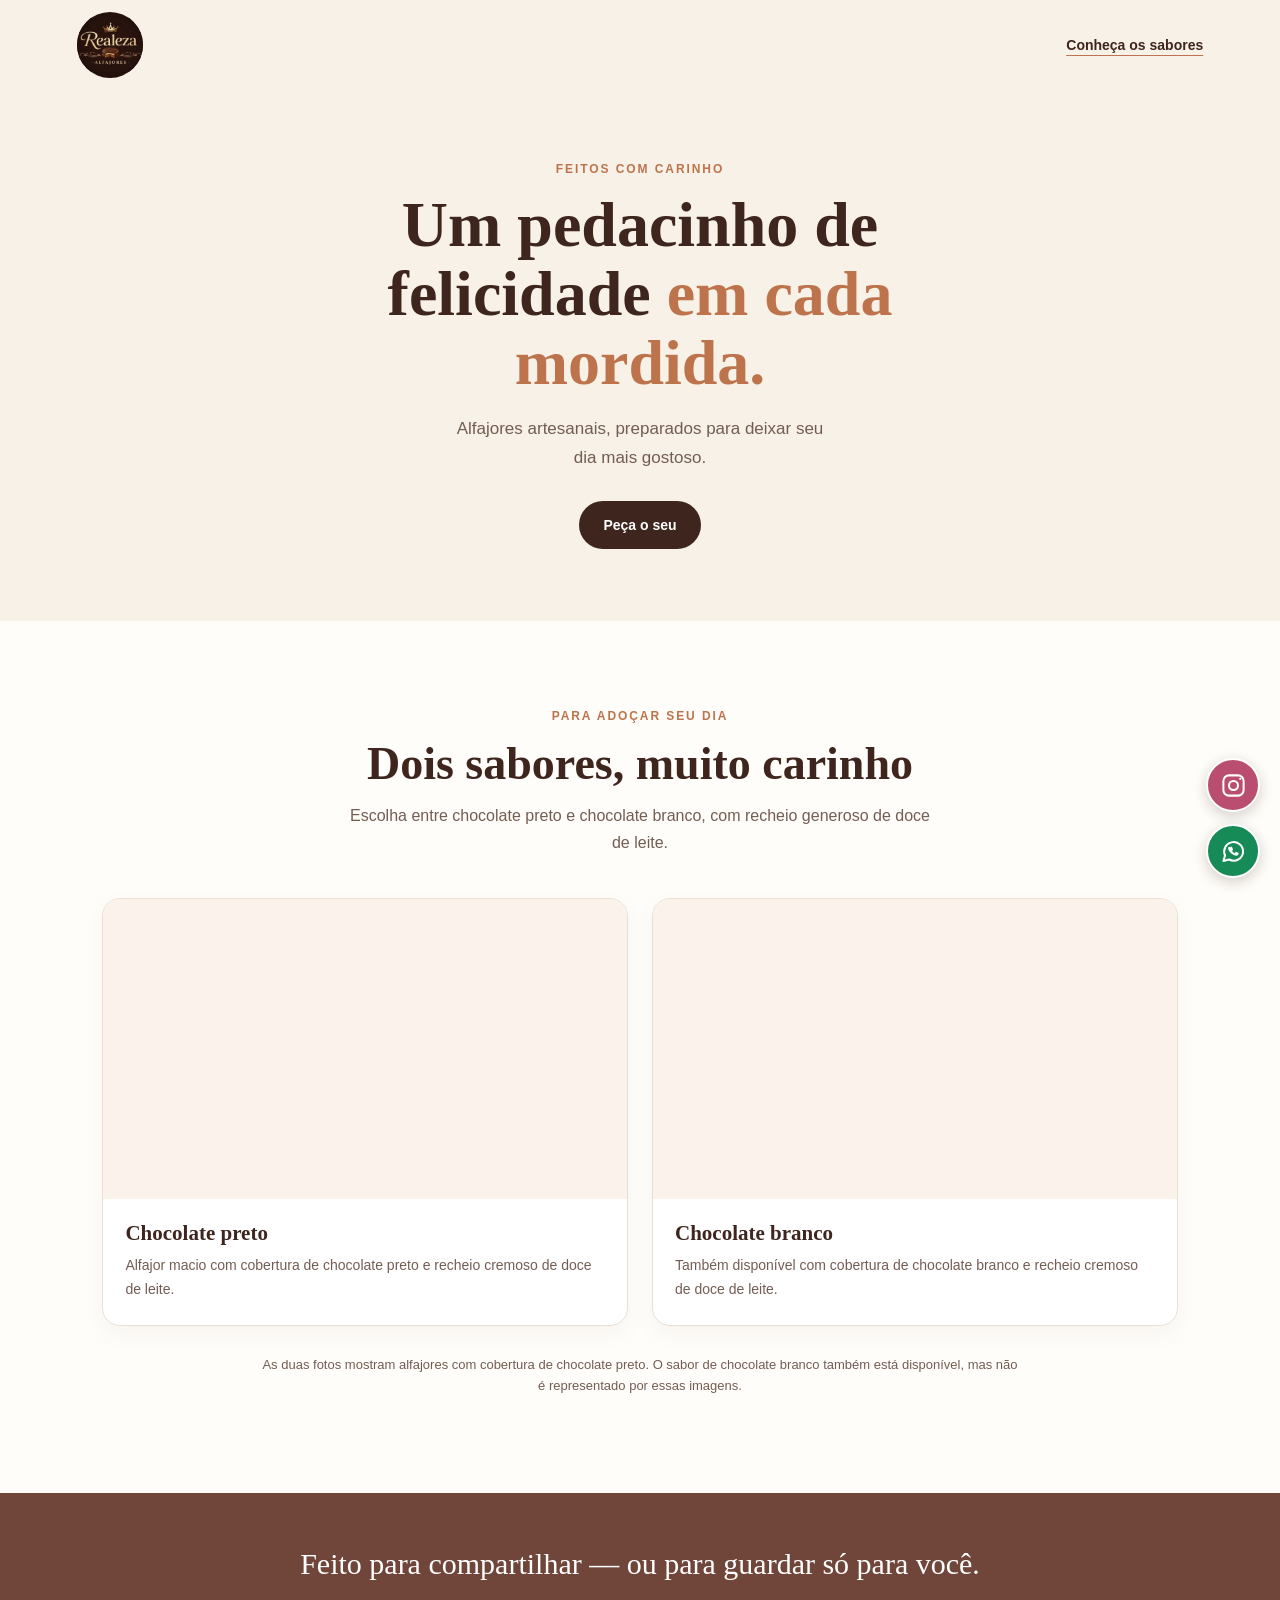
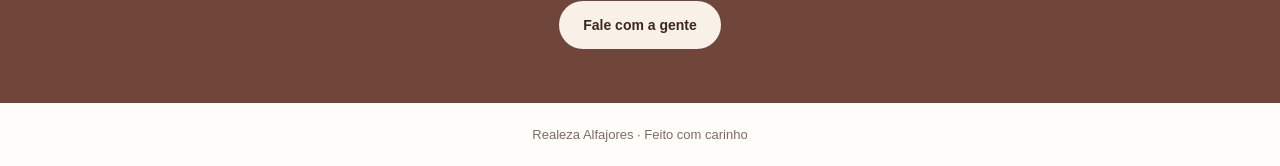
<file: index.html>
<!DOCTYPE html>
<html lang="pt-BR">
<head>
    <meta charset="UTF-8">
    <meta name="viewport" content="width=device-width, initial-scale=1.0">
    <meta http-equiv="refresh" content="0; url=./algo/algo.html">
    <title>Realeza Alfajores</title>
</head>
<body>
    <p><a href="./algo/algo.html">Acesse o site da Realeza Alfajores</a></p>
</body>
</html>
</file>
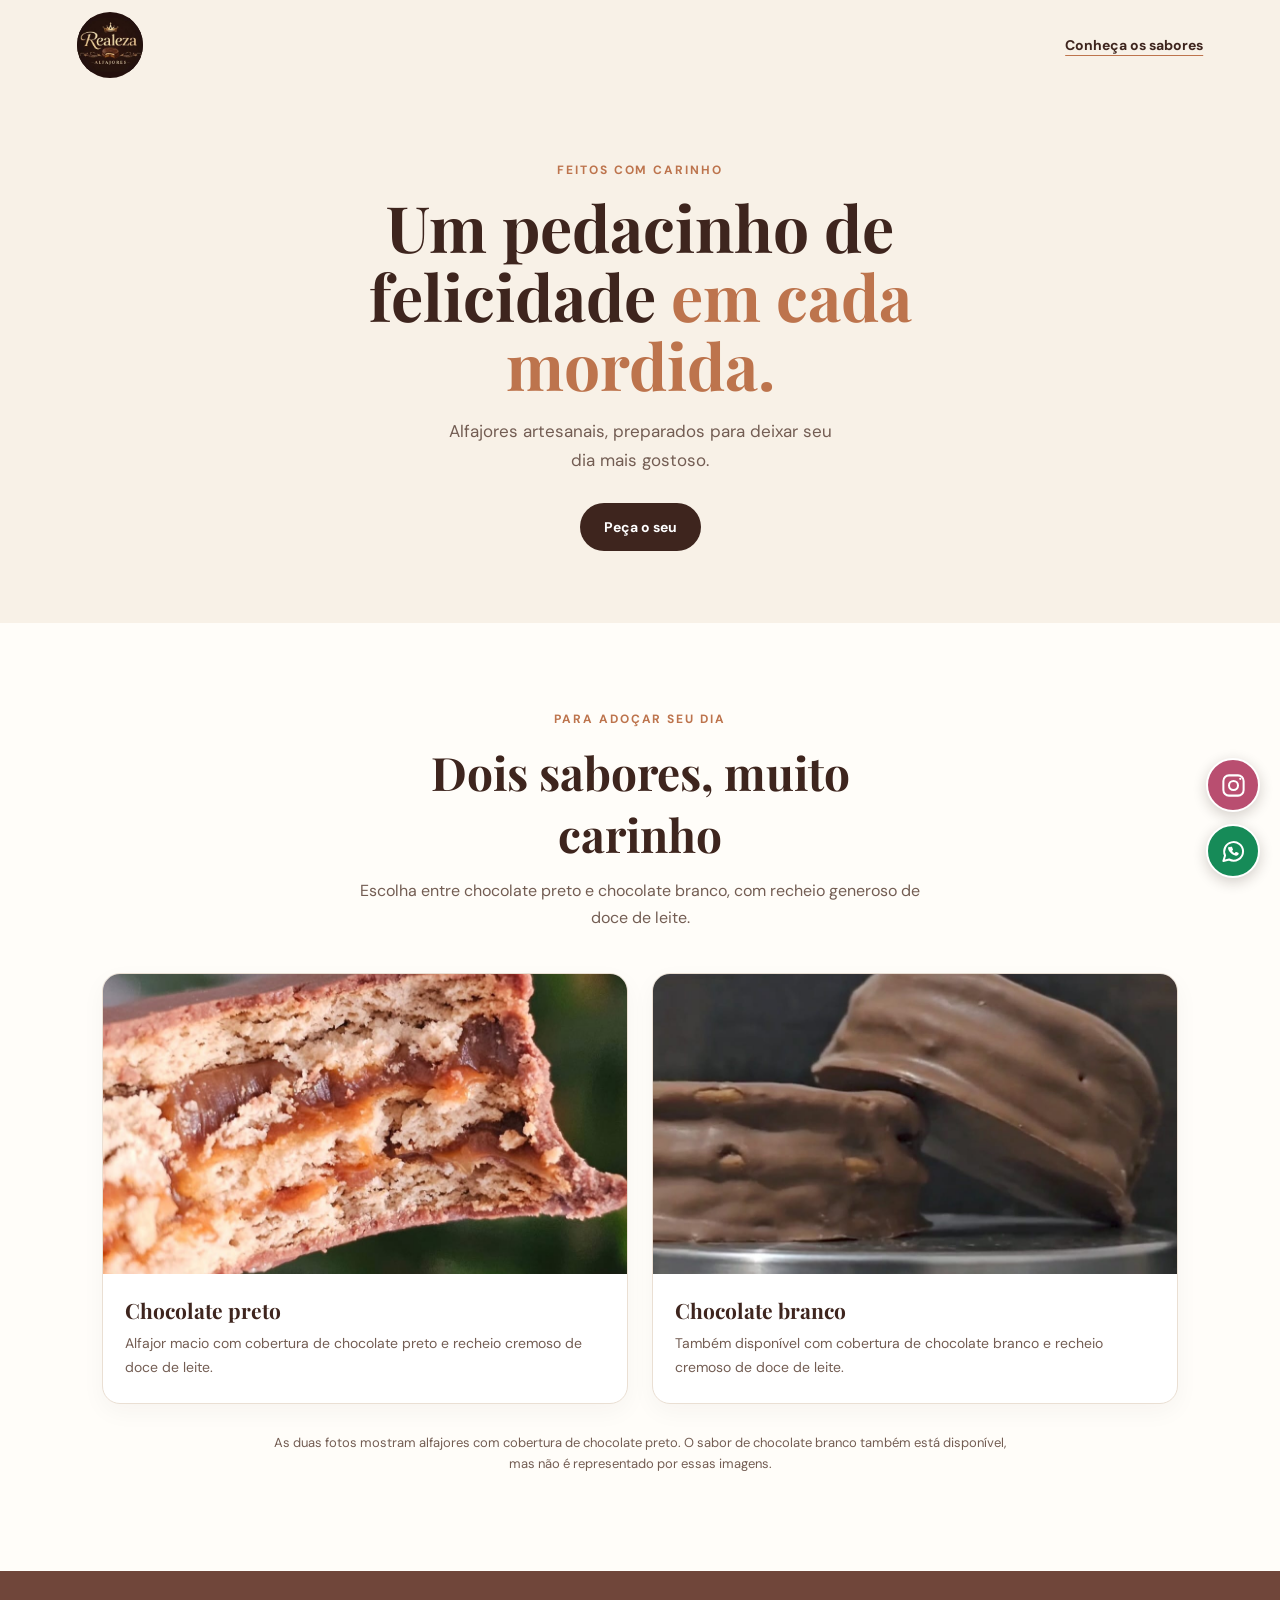
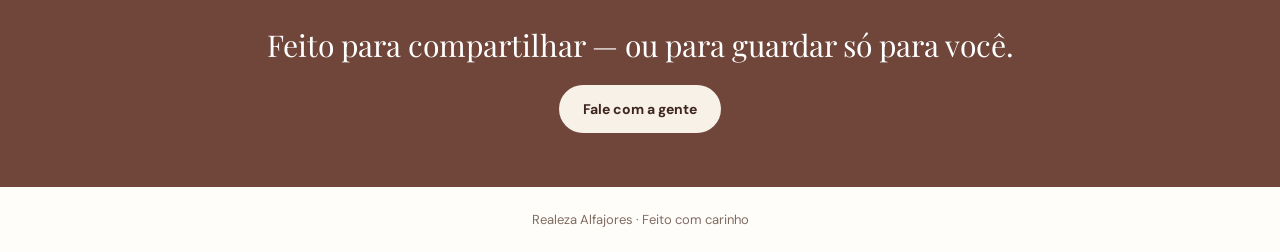
<file: algo/algo.html>
<!DOCTYPE html>
<html lang="pt-BR">
<head>
    <meta charset="UTF-8">
    <meta name="viewport" content="width=device-width, initial-scale=1.0">
    <meta name="theme-color" content="#f8f1e7">
    <meta name="description" content="Conheça os alfajores artesanais da Realeza Alfajores e faça seu pedido.">
    <title>Realeza Alfajores | Um carinho em cada mordida</title>
    <link rel="stylesheet" href="algo.css">
</head>
<body>
    <header class="site-header">
        <a class="brand" href="#inicio" aria-label="Início">
            <img src="IMG/LOGO.jpeg" alt="Logo Realeza Alfajores" width="360" height="291">
        </a>
        <a class="header-link" href="#sabores">Conheça os sabores</a>
    </header>

    <main>
        <section class="hero" id="inicio">
            <div class="hero-copy">
                <p class="eyebrow">Feitos com carinho</p>
                <h1>Um pedacinho de felicidade <span>em cada mordida.</span></h1>
                <p class="hero-description">Alfajores artesanais, preparados para deixar seu dia mais gostoso.</p>
                <a class="button button-primary" href="https://api.whatsapp.com/send?phone=5551992825938&amp;text=Ol%C3%A1%2C%20gostaria%20de%20fazer%20um%20pedido!" target="_blank" rel="noopener noreferrer">Peça o seu</a>
            </div>
        </section>

        <section class="products" id="sabores">
            <div class="section-heading">
                <p class="eyebrow">Para adoçar seu dia</p>
                <h2>Dois sabores, muito carinho</h2>
                <p>Escolha entre chocolate preto e chocolate branco, com recheio generoso de doce de leite.</p>
            </div>
            <div class="product-grid">
                <article class="product-card">
                    <img src="IMG/mordido.jpe" alt="Foto de alfajores com cobertura de chocolate preto, um deles mordido" loading="lazy">
                    <div class="product-copy">
                        <h3>Chocolate preto</h3>
                        <p>Alfajor macio com cobertura de chocolate preto e recheio cremoso de doce de leite.</p>
                    </div>
                </article>
                <article class="product-card">
                    <img src="IMG/um em cima do outro.jpeg" alt="Foto de alfajores empilhados com cobertura de chocolate preto" loading="lazy">
                    <div class="product-copy">
                        <h3>Chocolate branco</h3>
                        <p>Também disponível com cobertura de chocolate branco e recheio cremoso de doce de leite.</p>
                    </div>
                </article>
            </div>
            <p class="image-note">As duas fotos mostram alfajores com cobertura de chocolate preto. O sabor de chocolate branco também está disponível, mas não é representado por essas imagens.</p>
        </section>

        <section class="closing">
            <p>Feito para compartilhar — ou para guardar só para você.</p>
            <a class="button button-light" href="https://api.whatsapp.com/send?phone=5551992825938&amp;text=Ol%C3%A1%2C%20gostaria%20de%20fazer%20um%20pedido!" target="_blank" rel="noopener noreferrer">Fale com a gente</a>
        </section>
    </main>

    <footer>
        <p>Realeza Alfajores · Feito com carinho</p>
    </footer>

    <div class="floating-contacts" aria-label="Contatos">
        <a class="floating-link instagram-link" href="https://www.instagram.com/realezaalfajoress/" target="_blank" rel="noopener noreferrer" aria-label="Acesse o Instagram da Realeza Alfajores">
            <svg viewBox="0 0 24 24" aria-hidden="true">
                <rect x="3" y="3" width="18" height="18" rx="5"></rect>
                <circle cx="12" cy="12" r="4"></circle>
                <circle class="instagram-dot" cx="18" cy="6" r="1"></circle>
            </svg>
        </a>
        <a class="floating-link whatsapp-link" href="https://api.whatsapp.com/send?phone=5551992825938&amp;text=Ol%C3%A1%2C%20gostaria%20de%20fazer%20um%20pedido!" target="_blank" rel="noopener noreferrer" aria-label="Faça seu pedido pelo WhatsApp">
            <svg viewBox="0 0 24 24" aria-hidden="true">
                <path d="M20.5 11.7a8.4 8.4 0 0 1-12.4 7.4L3 20.5l1.5-4.9a8.4 8.4 0 1 1 16-3.9Z"></path>
                <path d="M9 8.2c.2-.5.4-.5.7-.5h.5c.2 0 .4.1.5.4l.8 1.8c.1.2.1.4 0 .5l-.5.7c-.2.2-.2.4-.1.6.4.7 1 1.3 1.7 1.7.2.1.4.1.6-.1l.7-.8c.2-.2.4-.2.6-.1l1.7.8c.3.1.4.3.4.5 0 .3-.2 1.1-.7 1.5-.5.5-1.2.7-1.9.6-1.4-.2-3.1-1.1-4.6-2.6-1.2-1.2-2-2.6-2.2-3.8-.1-.6.2-1.2.5-1.7Z"></path>
            </svg>
        </a>
    </div>
</body>
</html>
</file>
<file: algo/algo.css>
@import url('https://fonts.googleapis.com/css2?family=DM+Sans:wght@400;500;600;700&family=Playfair+Display:wght@600;700&display=swap');

:root {
    color-scheme: light;
    --cream: #f8f1e7;
    --paper: #fffdf9;
    --cocoa: #3e251e;
    --brown: #70463a;
    --caramel: #bd744d;
    --pink: #f0d7c9;
}

* {
    box-sizing: border-box;
}

html {
    scroll-behavior: smooth;
}

body {
    margin: 0;
    background: var(--paper);
    color: var(--cocoa);
    font-family: 'DM Sans', sans-serif;
}

a {
    color: inherit;
}

.site-header {
    min-height: 82px;
    padding: 12px max(6vw, 24px);
    display: flex;
    align-items: center;
    justify-content: space-between;
    background: var(--cream);
}

.brand {
    display: inline-block;
    line-height: 0;
    text-decoration: none;
}

.brand img {
    width: 66px;
    height: 66px;
    display: block;
    border-radius: 50%;
    background: #24100d;
    object-fit: contain;
}

.header-link {
    font-size: 14px;
    font-weight: 700;
    text-decoration-color: var(--caramel);
    text-underline-offset: 5px;
}

.hero {
    min-height: 500px;
    padding: 72px max(10vw, 32px);
    display: flex;
    align-items: center;
    justify-content: center;
    overflow: hidden;
    background: var(--cream);
}

.hero-copy {
    max-width: 550px;
    text-align: center;
}

.eyebrow {
    margin: 0 0 14px;
    color: var(--caramel);
    font-size: 12px;
    font-weight: 700;
    letter-spacing: 0.16em;
    text-transform: uppercase;
}

h1,
h2,
h3,
p {
    margin-top: 0;
}

h1,
h2 {
    font-family: 'Playfair Display', Georgia, serif;
}

h1 {
    margin-bottom: 18px;
    font-size: clamp(40px, 5vw, 64px);
    line-height: 1.08;
}

h1 span {
    color: var(--caramel);
}

.hero-description {
    max-width: 390px;
    margin: 0 auto 28px;
    color: #735d53;
    font-size: 17px;
    line-height: 1.7;
}

.button {
    min-height: 48px;
    padding: 14px 24px;
    display: inline-flex;
    align-items: center;
    justify-content: center;
    border-radius: 999px;
    font-size: 14px;
    font-weight: 700;
    text-decoration: none;
    transition: transform 160ms ease, box-shadow 160ms ease;
}

.button:hover {
    transform: translateY(-2px);
    box-shadow: 0 8px 18px #3e251e24;
}

.button-primary {
    background: var(--cocoa);
    color: white;
}

.products {
    padding: 88px max(8vw, 24px) 96px;
}

.section-heading {
    max-width: 590px;
    margin: 0 auto 42px;
    text-align: center;
}

.section-heading h2 {
    margin-bottom: 12px;
    font-size: clamp(34px, 4vw, 46px);
}

.section-heading > p:last-child {
    margin-bottom: 0;
    color: #735d53;
    line-height: 1.7;
}

.product-grid {
    max-width: 1080px;
    margin: 0 auto;
    display: grid;
    grid-template-columns: repeat(2, minmax(0, 1fr));
    gap: 24px;
}

.product-card {
    overflow: hidden;
    border: 1px solid #eadfd3;
    border-radius: 18px;
    background: white;
    box-shadow: 0 8px 24px #3e251e0a;
}

.product-card img {
    width: 100%;
    height: 300px;
    display: block;
    object-fit: cover;
    object-position: center;
    background: #fbf3eb;
}

.product-copy {
    padding: 22px 22px 24px;
}

.product-copy h3 {
    margin-bottom: 8px;
    font-family: 'Playfair Display', Georgia, serif;
    font-size: 21px;
}

.product-copy p {
    margin-bottom: 0;
    color: #735d53;
    font-size: 14px;
    line-height: 1.65;
}

.image-note {
    max-width: 760px;
    margin: 28px auto 0;
    color: #735d53;
    font-size: 13px;
    line-height: 1.65;
    text-align: center;
}

.closing {
    padding: 54px 24px;
    background: var(--brown);
    color: white;
    text-align: center;
}

.closing p {
    margin-bottom: 20px;
    font-family: 'Playfair Display', Georgia, serif;
    font-size: clamp(22px, 3vw, 30px);
}

.button-light {
    background: var(--cream);
    color: var(--cocoa);
}

footer {
    padding: 24px;
    color: #806b61;
    font-size: 13px;
    text-align: center;
}

footer p {
    margin: 0;
}

.floating-contacts {
    position: fixed;
    z-index: 10;
    right: 20px;
    bottom: 22px;
    display: flex;
    flex-direction: column;
    gap: 12px;
}

.floating-link {
    width: 54px;
    height: 54px;
    display: grid;
    place-items: center;
    border: 2px solid white;
    border-radius: 50%;
    color: white;
    box-shadow: 0 4px 14px #24140f33;
    transition: transform 160ms ease;
}

.floating-link:hover {
    transform: scale(1.08);
}

.floating-link svg {
    width: 27px;
    height: 27px;
    fill: none;
    stroke: currentColor;
    stroke-linecap: round;
    stroke-linejoin: round;
    stroke-width: 1.8;
}

.instagram-link {
    background: #b94e70;
}

.instagram-link .instagram-dot {
    fill: currentColor;
    stroke: none;
}

.whatsapp-link {
    background: #168b58;
}

.whatsapp-link svg path + path {
    fill: currentColor;
    stroke: none;
}

@media (max-width: 760px) {
    .hero {
        min-height: 0;
        padding: 72px 26px;
    }

    .products {
        padding: 66px 24px 72px;
    }

    .product-grid {
        max-width: 520px;
        grid-template-columns: 1fr;
        gap: 18px;
    }

    .product-card img {
        height: 280px;
    }
}

@media (max-width: 420px) {
    .site-header {
        min-height: 72px;
        padding: 10px 18px;
    }

    .brand img {
        width: 58px;
        height: 58px;
    }

    .header-link {
        max-width: 100px;
        font-size: 12px;
        text-align: right;
    }

    .floating-contacts {
        right: 14px;
        bottom: 16px;
        gap: 9px;
    }

    .floating-link {
        width: 48px;
        height: 48px;
    }
}

@media (prefers-reduced-motion: reduce) {
    html {
        scroll-behavior: auto;
    }

    *,
    *::before,
    *::after {
        transition-duration: 0.01ms !important;
    }
}
</file>
